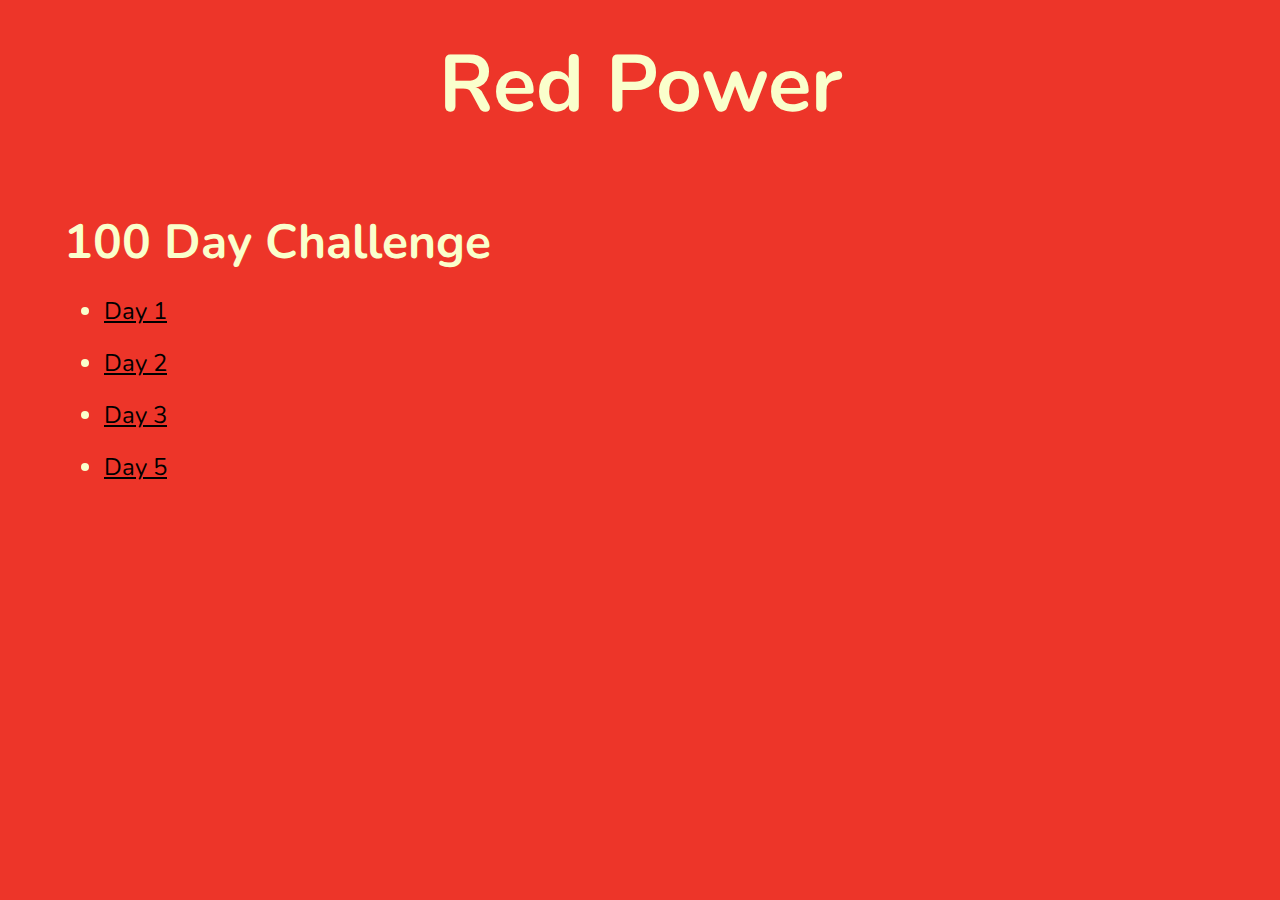
<file: index.html>
<!DOCTYPE html>
<html lang="en" dir="ltr">
  <head>
    <meta charset="utf-8">
    <meta name="viewport" content="width=device-width, initial-scale=1.0">
    <title>Red Power | 100 Day Challenge</title>
    <link rel="stylesheet" href="main.css">
  </head>
  <body>
    <div class="background">
      <h1>Red Power</h1>
      <h2>100 Day Challenge</h2>
      <ul>
        <li><a href="day1.html">Day 1</a></li>
        <li><a href="day2.html">Day 2</a></li>
        <li><a href="day3.html">Day 3</a></li>
        <li><a href="day5.html">Day 5</a></li>
      </ul>
    </div>

  </body>
</html>
</file>
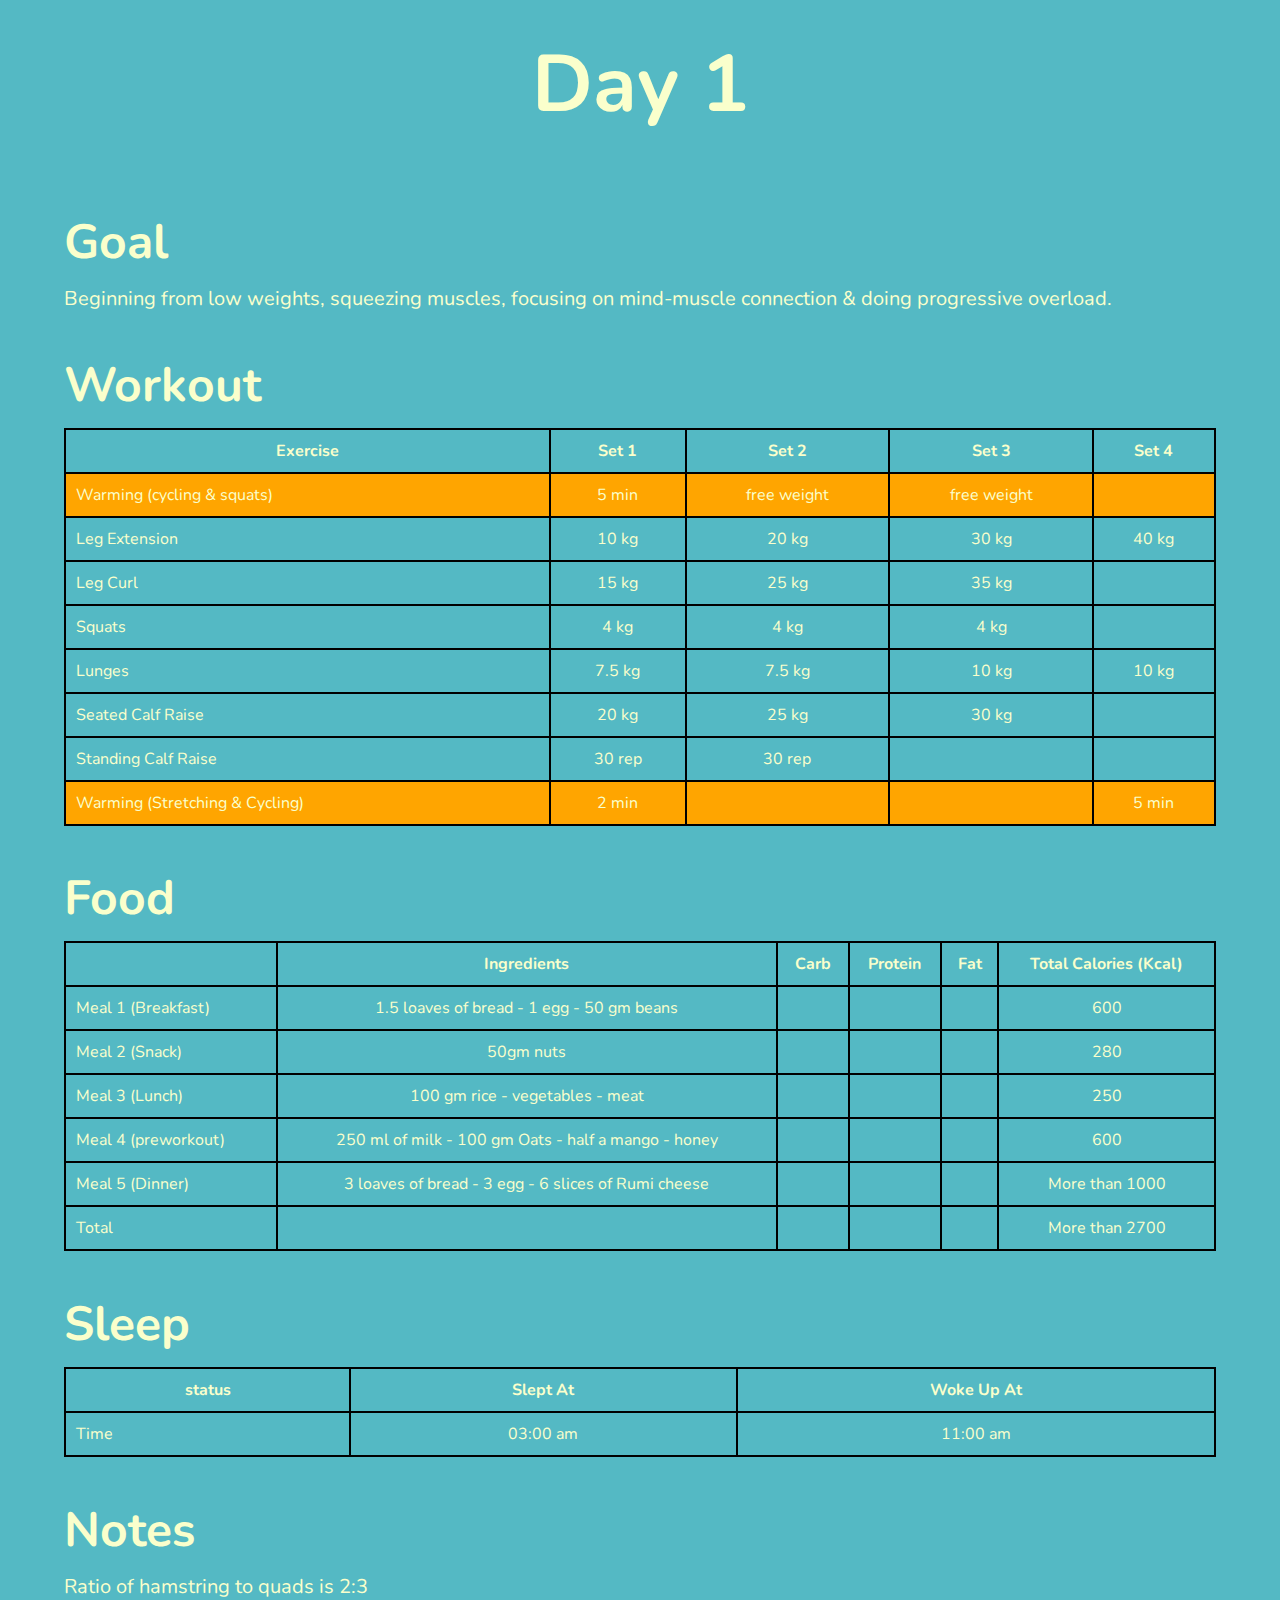
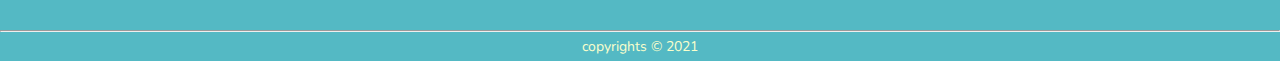
<file: day1.html>
<!DOCTYPE html>
<html lang="en" dir="ltr">
  <head>
    <meta charset="utf-8">
    <meta name="viewport" content="width=device-width, initial-scale=1.0">
    <title>Day 1</title>
    <link rel="stylesheet" href="main.css">
  </head>
  <body>
    <div class="overlay">
      <h1>Day 1</h1>
      <h2>Goal</h2>
      <p>Beginning from low weights, squeezing muscles, focusing on mind-muscle connection & doing progressive overload.</p>

      <h2>Workout</h2>
      <table>
        <tr>
          <th>Exercise</th> <th>Set 1</th> <th>Set 2</th> <th>Set 3</th> <th>Set 4</th>
        </tr>
        <tr class="warm">
          <td>Warming (cycling & squats)</td> <td>5 min</td> <td>free weight</td> <td>free weight</td> <td></td>
        </tr>
        <tr>
          <td>Leg Extension</td> <td>10 kg</td> <td>20 kg</td> <td>30 kg</td> <td>40 kg</td>
        </tr>
        <tr>
          <td>Leg Curl</td> <td>15 kg</td> <td>25 kg</td> <td>35 kg</td> <td></td>
        </tr>
        <tr>
          <td>Squats</td> <td>4 kg</td> <td>4 kg</td> <td>4 kg</td> <td></td>
        </tr>
        <tr>
          <td>Lunges</td> <td>7.5 kg</td> <td>7.5 kg</td> <td>10 kg</td> <td>10 kg</td>
        </tr>
        <tr>
          <td>Seated Calf Raise</td> <td>20 kg</td> <td>25 kg</td> <td>30 kg</td> <td></td>
        </tr>
        <tr>
          <td>Standing Calf Raise</td> <td>30 rep</td> <td>30 rep</td> <td></td> <td></td>
        </tr>
        <tr class="warm">
          <td>Warming (Stretching & Cycling)</td> <td>2 min</td> <td></td> <td></td> <td>5 min</td>
        </tr>
      </table>

      <h2>Food</h2>
      <table>
        <tr>
          <th></th> <th>Ingredients</th> <th>Carb</th> <th>Protein</th> <th>Fat</th> <th>Total Calories (Kcal)</th>
        </tr>
        <tr>
          <td>Meal 1 (Breakfast)</td> <td>1.5 loaves of bread - 1 egg - 50 gm beans</td> <td></td> <td></td> <td></td> <td>600</td>
        </tr>
        <tr>
          <td>Meal 2 (Snack)</td> <td>50gm nuts</td> <td></td> <td></td> <td></td> <td>280</td>
        </tr>
        <tr>
          <td>Meal 3 (Lunch)</td> <td>100 gm rice - vegetables - meat</td> <td></td> <td></td> <td></td> <td>250</td>
        </tr>
        <tr>
          <td>Meal 4 (preworkout)</td> <td>250 ml of milk - 100 gm Oats - half a mango - honey</td> <td></td> <td></td> <td></td> <td>600</td>
        </tr>
        <tr>
          <td>Meal 5 (Dinner)</td> <td>3 loaves of bread - 3 egg - 6 slices of Rumi cheese</td> <td></td> <td></td> <td></td> <td>More than 1000</td>
        </tr>
        <tr>
          <td>Total</td> <td></td> <td></td> <td></td> <td></td> <td>More than 2700</td>
        </tr>
      </table>

      <h2>Sleep</h2>
      <table>
        <tr>
          <th>status</th> <th>Slept At</th> <th>Woke Up At</th>
        </tr>
        <tr>
          <td>Time</td> <td>03:00 am</td> <td>11:00 am</td>
        </tr>
      </table>

      <h2>Notes</h2>
      <p>Ratio of hamstring to quads is 2:3</p>

      <hr>
      <p class="copy">copyrights &copy; 2021</p>
    </div>
  </body>
</html>
</file>
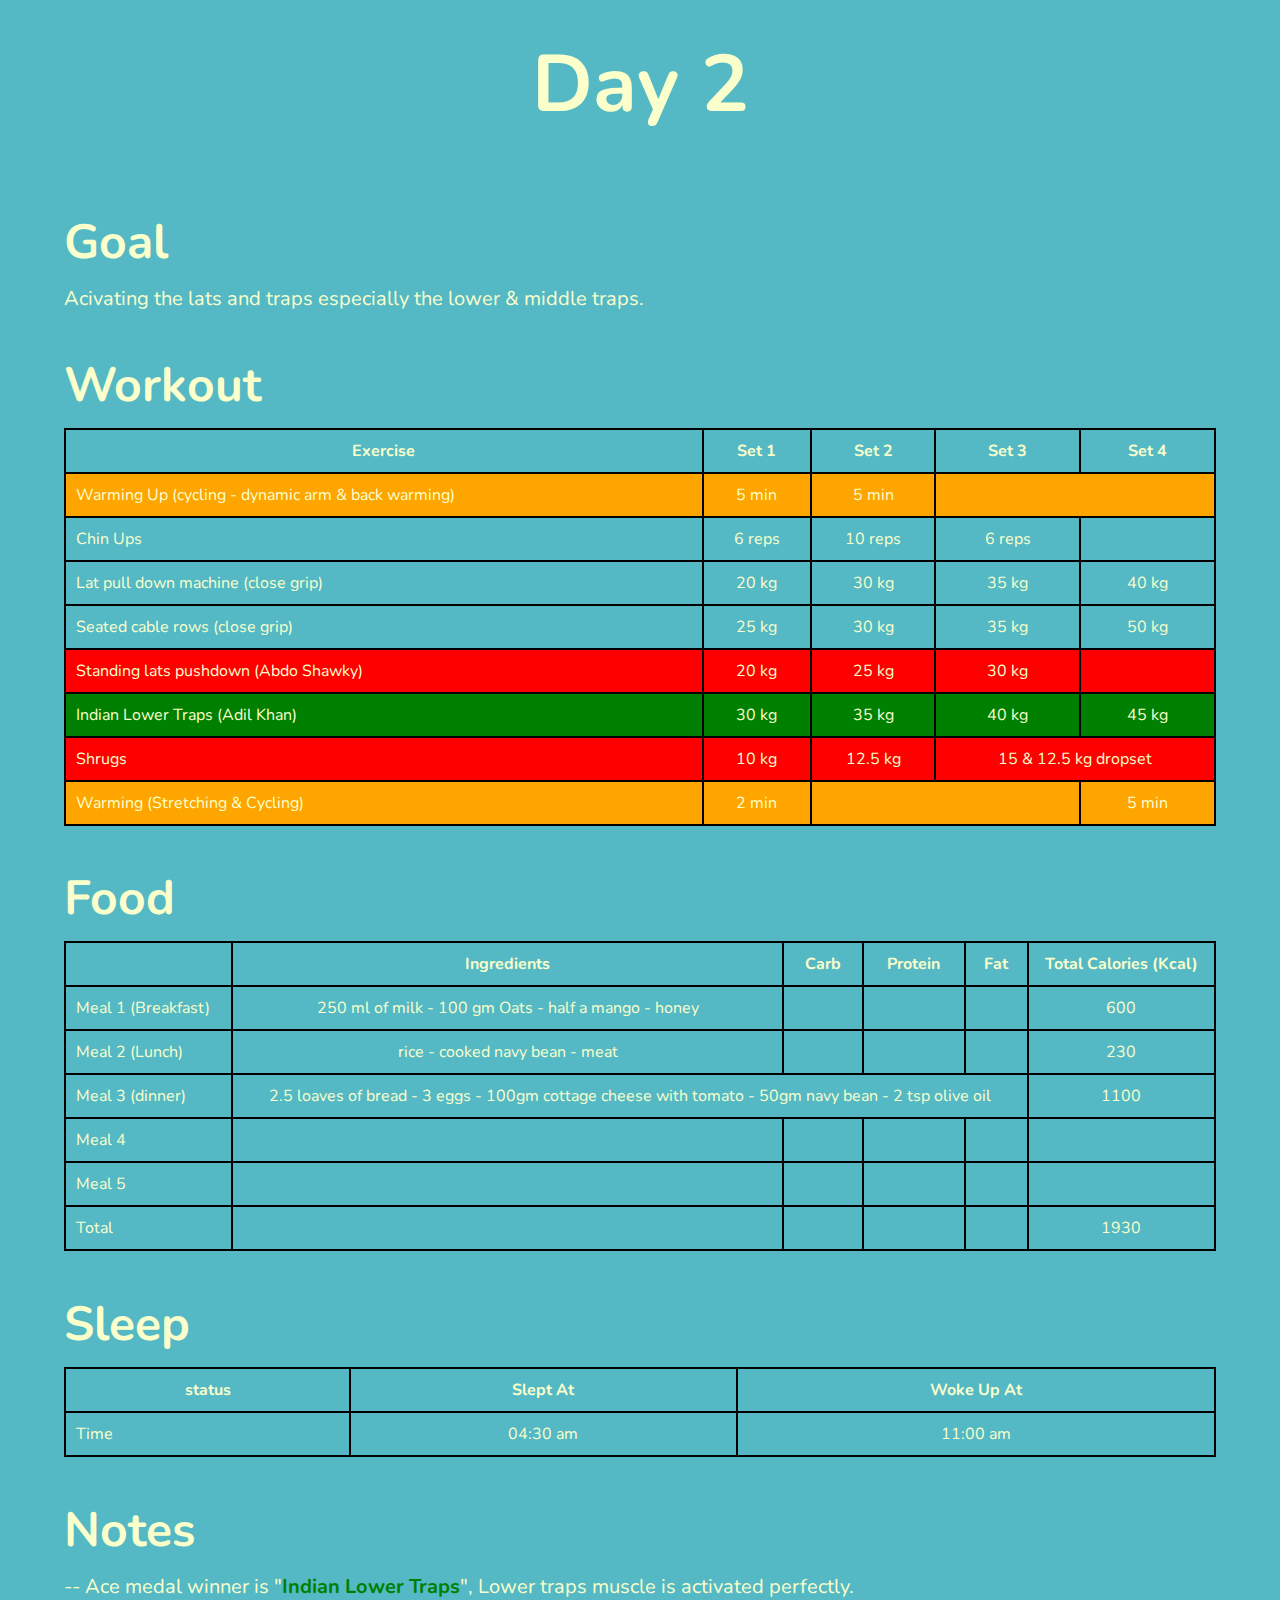
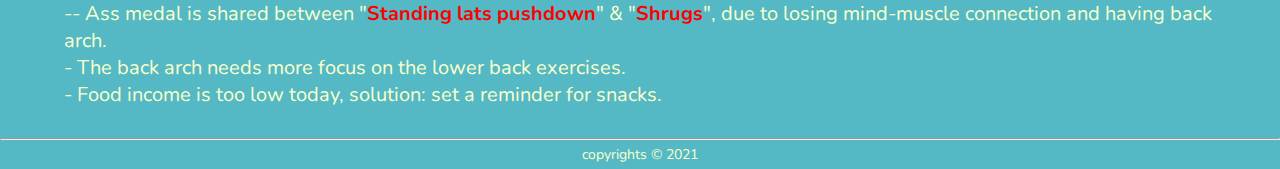
<file: day2.html>
<!DOCTYPE html>
<html lang="en" dir="ltr">
  <head>
    <meta charset="utf-8">
    <meta name="viewport" content="width=device-width, initial-scale=1.0">
    <title>Day 2</title>
    <link rel="stylesheet" href="main.css">
  </head>
  <body>
    <div class="overlay">
      <h1>Day 2</h1>
      <h2>Goal</h2>
      <p>Acivating the lats and traps especially the lower & middle traps.</p>

      <h2>Workout</h2>

      <table>
        <tr>
          <th>Exercise</th> <th>Set 1</th> <th>Set 2</th> <th>Set 3</th> <th>Set 4</th>
        </tr>
        <tr class="warm">
          <td>Warming Up (cycling - dynamic arm & back warming)</td> <td>5 min</td> <td>5 min</td> <td colspan="2"></td>
        </tr>
        <tr>
          <td>Chin Ups</td> <td>6 reps</td> <td>10 reps</td> <td>6 reps</td> <td></td>
        </tr>
        <tr>
          <td>Lat pull down machine (close grip)</td> <td>20 kg</td> <td>30 kg</td> <td>35 kg</td> <td>40 kg</td>
        </tr>
        <tr>
          <td>Seated cable rows (close grip)</td> <td>25 kg</td> <td>30 kg</td> <td>35 kg</td> <td>50 kg</td>
        </tr>
        <tr class="ass">
          <td>Standing lats pushdown (Abdo Shawky)</td> <td>20 kg</td> <td>25 kg</td> <td>30 kg</td> <td></td>
        </tr>
        <tr class="ace">
          <td >Indian Lower Traps (Adil Khan)</td> <td>30 kg</td> <td>35 kg</td> <td>40 kg</td> <td>45 kg</td>
        </tr>
        <tr class="ass">
          <td>Shrugs</td> <td>10 kg</td> <td>12.5 kg</td> <td colspan="2">15 & 12.5 kg dropset</td>
        </tr>
        <tr class="warm">
          <td>Warming (Stretching & Cycling)</td> <td>2 min</td> <td colspan="2"></td>  <td>5 min</td>
        </tr>
      </table>

      <h2>Food</h2>
      <table>
        <tr>
          <th></th> <th>Ingredients</th> <th>Carb</th> <th>Protein</th> <th>Fat</th> <th>Total Calories (Kcal)</th>
        </tr>
        <tr>
          <td>Meal 1 (Breakfast)</td> <td>250 ml of milk - 100 gm Oats - half a mango - honey</td> <td></td> <td></td> <td></td> <td>600</td>
        </tr>
        <tr>
          <td>Meal 2 (Lunch)</td> <td>rice - cooked navy bean - meat</td> <td></td> <td></td> <td></td> <td>230</td>
        </tr>
        <tr>
          <td>Meal 3 (dinner)</td> <td colspan="4">2.5 loaves of bread - 3 eggs - 100gm cottage cheese with tomato - 50gm navy bean - 2 tsp olive oil</td> <td>1100</td>
        </tr>
        <tr>
          <td>Meal 4 </td> <td></td> <td></td> <td></td> <td></td> <td></td>
        </tr>
        <tr>
          <td>Meal 5 </td> <td></td> <td></td> <td></td> <td></td> <td></td>
        </tr>
        <tr>
          <td>Total</td> <td></td> <td></td> <td></td> <td></td> <td>1930</td>
        </tr>
      </table>

      <h2>Sleep</h2>
      <table>
        <tr>
          <th>status</th> <th>Slept At</th> <th>Woke Up At</th>
        </tr>
        <tr>
          <td>Time</td> <td>04:30 am</td> <td>11:00 am</td>
        </tr>
      </table>

      <h2>Notes</h2>
      <p>-- Ace medal winner is "<span class="winner">Indian Lower Traps</span>", Lower traps muscle is activated perfectly.</p>
      <p>-- Ass medal is shared between "<span class="loser">Standing lats pushdown</span>" & "<span class="loser">Shrugs</span>", due to losing mind-muscle connection and having back arch.</p>
      <p>- The back arch needs more focus on the lower back exercises.</p>
      <p>- Food income is too low today, solution: set a reminder for snacks.</p>

      <hr>
      <p class="copy">copyrights &copy; 2021</p>
    </div>
  </body>
</html>
</file>
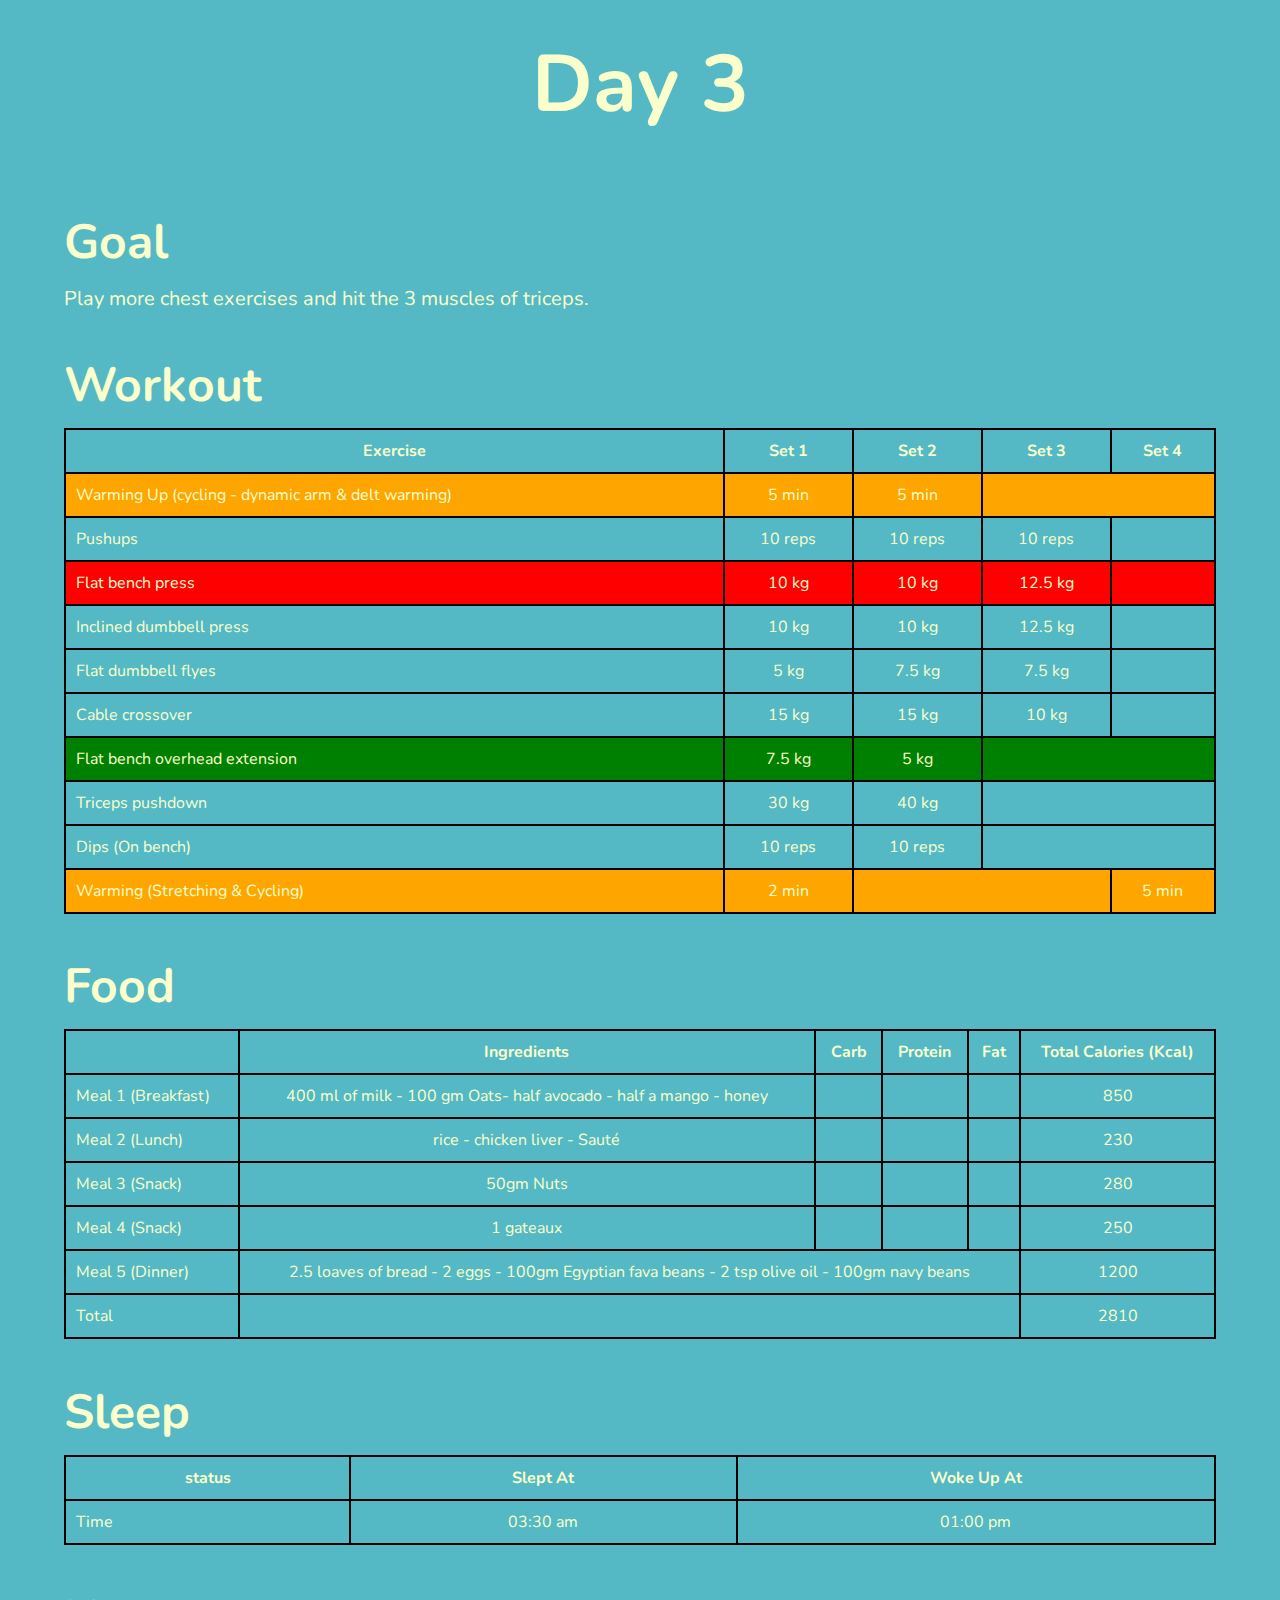
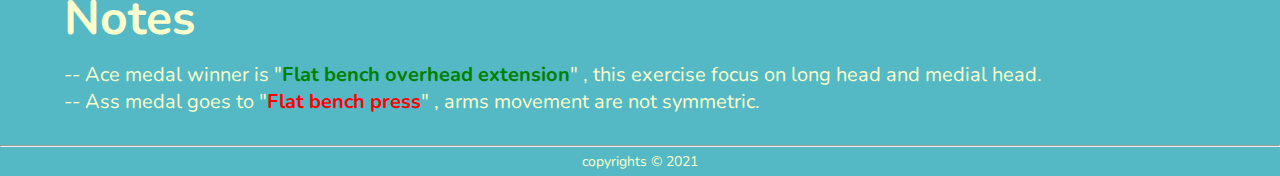
<file: day3.html>
<!DOCTYPE html>
<html lang="en" dir="ltr">
  <head>
    <meta charset="utf-8">
    <meta name="viewport" content="width=device-width, initial-scale=1.0">
    <title>Day 3</title>
    <link rel="stylesheet" href="main.css">
  </head>
  <body>
    <div class="overlay">
      <h1>Day 3</h1>
      <h2>Goal</h2>
      <p>Play more chest exercises and hit the 3 muscles of triceps.</p>

      <h2>Workout</h2>

      <table>
        <tr>
          <th>Exercise</th> <th>Set 1</th> <th>Set 2</th> <th>Set 3</th> <th>Set 4</th>
        </tr>
        <tr class="warm">
          <td>Warming Up (cycling - dynamic arm & delt warming)</td> <td>5 min</td> <td>5 min</td> <td colspan="2"></td>
        </tr>
        <tr>
          <td>Pushups</td> <td>10 reps</td> <td>10 reps</td> <td>10 reps</td> <td></td>
        </tr>
        <tr class="ass">
          <td>Flat bench press</td> <td>10 kg</td> <td>10 kg</td> <td>12.5 kg</td> <td></td>
        </tr>
        <tr>
          <td>Inclined dumbbell press</td> <td>10 kg</td> <td>10 kg</td> <td>12.5 kg</td> <td></td>
        </tr>
        <tr class="">
          <td>Flat dumbbell flyes</td> <td>5 kg</td> <td>7.5 kg</td> <td>7.5 kg</td> <td></td>
        </tr>
        <tr class="">
          <td>Cable crossover</td> <td>15 kg</td> <td>15 kg</td> <td>10 kg</td> <td></td>
        </tr>
        <tr class="ace">
          <td>Flat bench overhead extension</td> <td>7.5 kg</td> <td>5 kg</td> <td colspan="2"></td>
        </tr>
        <tr class="">
          <td>Triceps pushdown</td> <td>30 kg</td> <td>40 kg</td> <td colspan="2"></td>
        </tr>
        <tr class="">
          <td>Dips (On bench)</td> <td>10 reps</td> <td>10 reps</td> <td colspan="2"></td>
        </tr>
        <tr class="warm">
          <td>Warming (Stretching & Cycling)</td> <td>2 min</td> <td colspan="2"></td>  <td>5 min</td>
        </tr>
      </table>

      <h2>Food</h2>
      <table>
        <tr>
          <th></th> <th>Ingredients</th> <th>Carb</th> <th>Protein</th> <th>Fat</th> <th>Total Calories (Kcal)</th>
        </tr>
        <tr>
          <td>Meal 1 (Breakfast)</td> <td>400 ml of milk - 100 gm Oats- half avocado - half a mango - honey</td> <td></td> <td></td> <td></td> <td>850</td>
        </tr>
        <tr>
          <td>Meal 2 (Lunch)</td> <td>rice - chicken liver - Sauté</td> <td></td> <td></td> <td></td> <td>230</td>
        </tr>
        <tr>
          <td>Meal 3 (Snack)</td> <td>50gm Nuts</td> <td></td> <td></td> <td></td> <td>280</td>
        </tr>
        <tr>
          <td>Meal 4 (Snack)</td> <td>1 gateaux</td> <td></td> <td></td> <td></td> <td>250</td>
        </tr>
        <tr>
          <td>Meal 5 (Dinner)</td> <td colspan="4">2.5 loaves of bread - 2 eggs - 100gm Egyptian fava beans - 2 tsp olive oil - 100gm navy beans</td> <td>1200</td>
        </tr>
        <tr>
          <td>Total</td> <td colspan="4"></td> <td>2810</td>
        </tr>
      </table>

      <h2>Sleep</h2>
      <table>
        <tr>
          <th>status</th> <th>Slept At</th> <th>Woke Up At</th>
        </tr>
        <tr>
          <td>Time</td> <td>03:30 am</td> <td>01:00 pm</td>
        </tr>
      </table>

      <h2>Notes</h2>
      <p>-- Ace medal winner is "<span class="winner">Flat bench overhead extension</span>" , this exercise focus on long head and medial head.</p>
      <p>-- Ass medal goes to "<span class="loser">Flat bench press</span>" , arms movement are not symmetric.</p>

      <hr>
      <p class="copy">copyrights &copy; 2021</p>
    </div>
  </body>
</html>
</file>
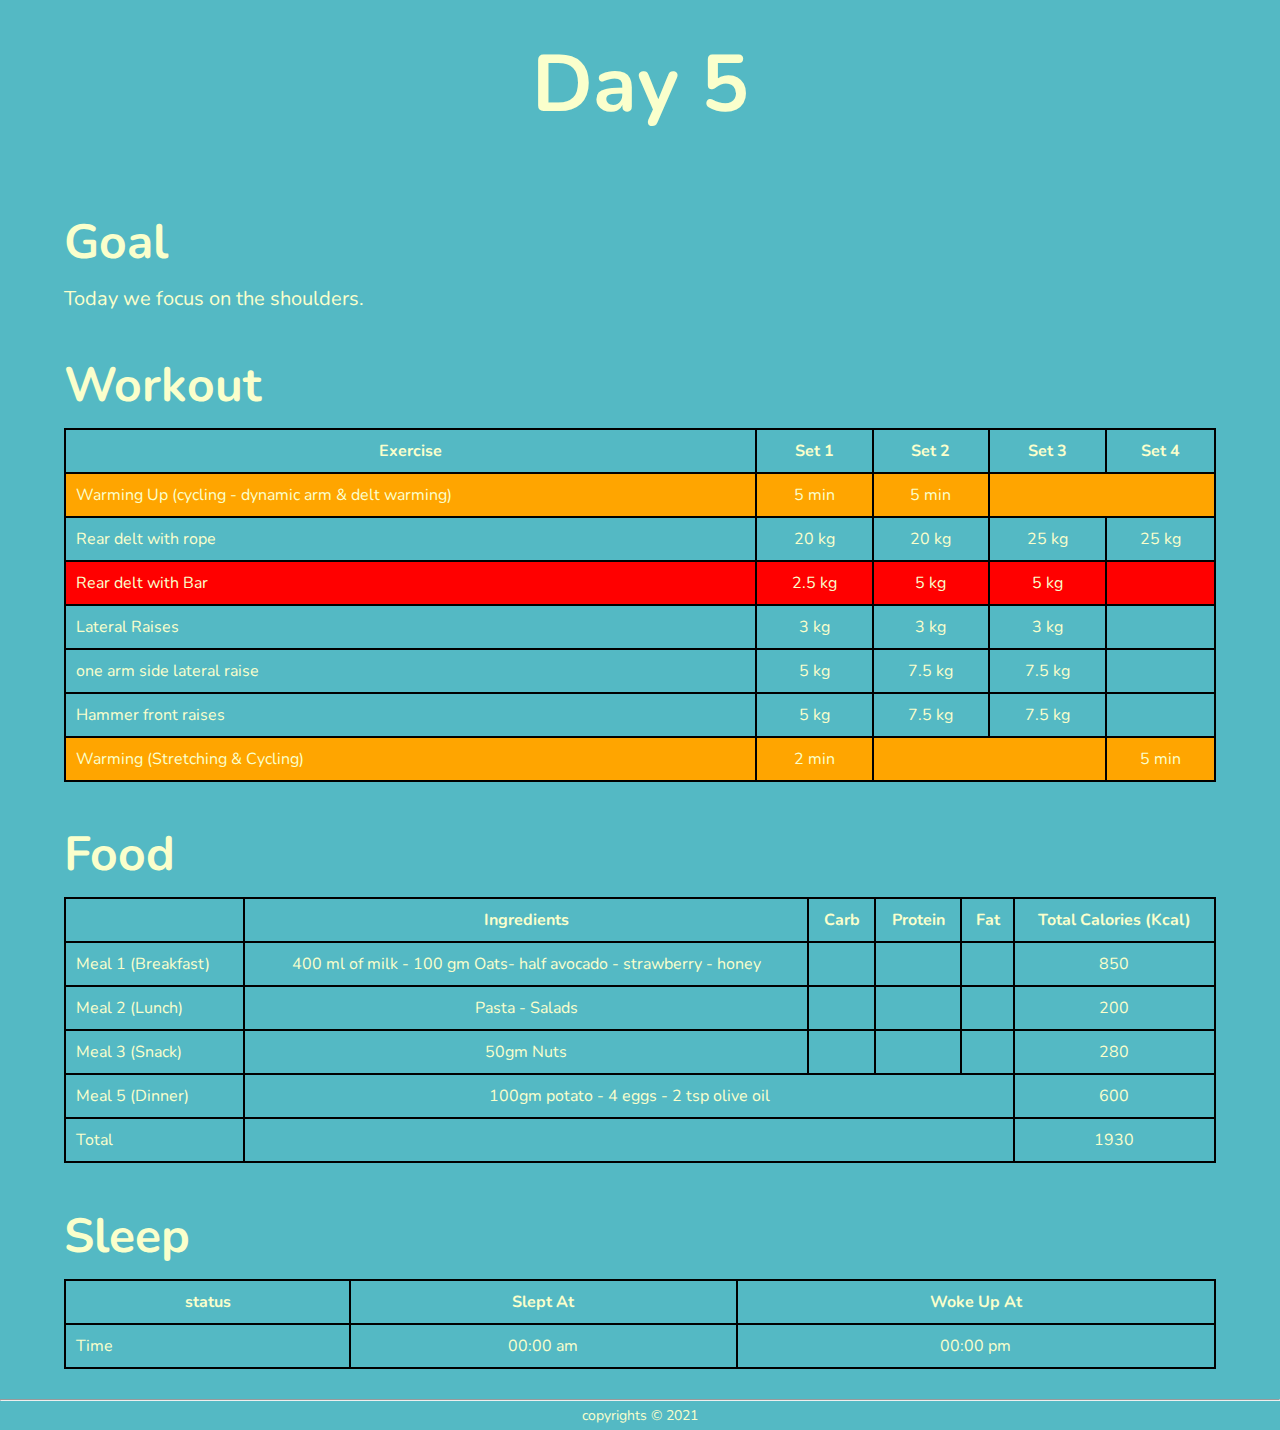
<file: day5.html>
<!DOCTYPE html>
<html lang="en" dir="ltr">
  <head>
    <meta charset="utf-8">
    <meta name="viewport" content="width=device-width, initial-scale=1.0">
    <title>Day 3</title>
    <link rel="stylesheet" href="main.css">
  </head>
  <body>
    <div class="overlay">
      <h1>Day 5</h1>
      <h2>Goal</h2>
      <p>Today we focus on the shoulders.</p>

      <h2>Workout</h2>

      <table>
        <tr>
          <th>Exercise</th> <th>Set 1</th> <th>Set 2</th> <th>Set 3</th> <th>Set 4</th>
        </tr>
        <tr class="warm">
          <td>Warming Up (cycling - dynamic arm & delt warming)</td> <td>5 min</td> <td>5 min</td> <td colspan="2"></td>
        </tr>
        <tr>
          <td>Rear delt with rope</td> <td>20 kg</td> <td>20 kg</td> <td>25 kg</td> <td>25 kg</td>
        </tr>
        <tr class="ass">
          <td>Rear delt with Bar</td> <td>2.5 kg</td> <td>5 kg</td> <td>5 kg</td> <td></td>
        </tr>
        <tr>
          <td>Lateral Raises</td> <td>3 kg</td> <td>3 kg</td> <td>3 kg</td> <td></td>
        </tr>
        <tr class="">
          <td>one arm side lateral raise</td> <td>5 kg</td> <td>7.5 kg</td> <td>7.5 kg</td> <td></td>
        </tr>
        <tr class="">
          <td>Hammer front raises</td> <td>5 kg</td> <td>7.5 kg</td> <td>7.5 kg</td> <td></td>
        </tr>

        <tr class="warm">
          <td>Warming (Stretching & Cycling)</td> <td>2 min</td> <td colspan="2"></td>  <td>5 min</td>
        </tr>
      </table>

      <h2>Food</h2>
      <table>
        <tr>
          <th></th> <th>Ingredients</th> <th>Carb</th> <th>Protein</th> <th>Fat</th> <th>Total Calories (Kcal)</th>
        </tr>
        <tr>
          <td>Meal 1 (Breakfast)</td> <td>400 ml of milk - 100 gm Oats- half avocado - strawberry - honey</td> <td></td> <td></td> <td></td> <td>850</td>
        </tr>
        <tr>
          <td>Meal 2 (Lunch)</td> <td>Pasta - Salads</td> <td></td> <td></td> <td></td> <td>200</td>
        </tr>
        <tr>
          <td>Meal 3 (Snack)</td> <td>50gm Nuts</td> <td></td> <td></td> <td></td> <td>280</td>
        </tr>
        <tr>
          <td>Meal 5 (Dinner)</td> <td colspan="4">100gm potato - 4 eggs - 2 tsp olive oil</td> <td>600</td>
        </tr>
        <tr>
          <td>Total</td> <td colspan="4"></td> <td>1930</td>
        </tr>
      </table>

      <h2>Sleep</h2>
      <table>
        <tr>
          <th>status</th> <th>Slept At</th> <th>Woke Up At</th>
        </tr>
        <tr>
          <td>Time</td> <td>00:00 am</td> <td>00:00 pm</td>
        </tr>
      </table>


      <hr>
      <p class="copy">copyrights &copy; 2021</p>
    </div>
  </body>
</html>
</file>
<file: main.css>
@import url('https://fonts.googleapis.com/css2?family=Nunito:wght@400;500;600;700;800;900&display=swap');
*{
  box-sizing: border-box;
}
body{
  margin: 0;
  padding: 0;
  font-family: 'Nunito', sans-serif;
  background-color: #54B9C4;
  color: #FAFFCC;
}
.background {
  background-color: #ED3529;
  color: #FAFFCC;
  width: 100%;
  height: 100vh;
}

h1{
  text-align: center;
  font-size: 5em;
  margin: 0;
  padding: 30px;
}
h2{
  font-size: 3em;
  margin-left: 5%;
  margin-bottom: 10px;
}
table{
  margin: 0 5%;
  border: 2px solid #000;
  border-collapse: collapse;
  width: 90%;

}
th,td{
  border: 2px solid #000;
  padding: 10px;
}

td:not(:first-child){
  text-align: center;
}
ul,p,h3{
  margin: 0 5%;
}

ul li{
  font-size: 1.5em;
  padding: 10px 0;
}
ul li a{
  color:#000;
}
p{
  font-size: 20px;
}
hr{
  margin-top: 30px;
  margin-bottom: 0;
}
.copy{
  font-size: 14px;
  padding: 5px;
  text-align: center;
}
.warm{
  background-color: orange;
}
.ace{
  background-color:green;
}
.ass{
  background-color:red;
}
.winner{
  color:green;
  font-weight: bold;
}
.loser{
  color:red;
  font-weight: bold;
}
</file>
